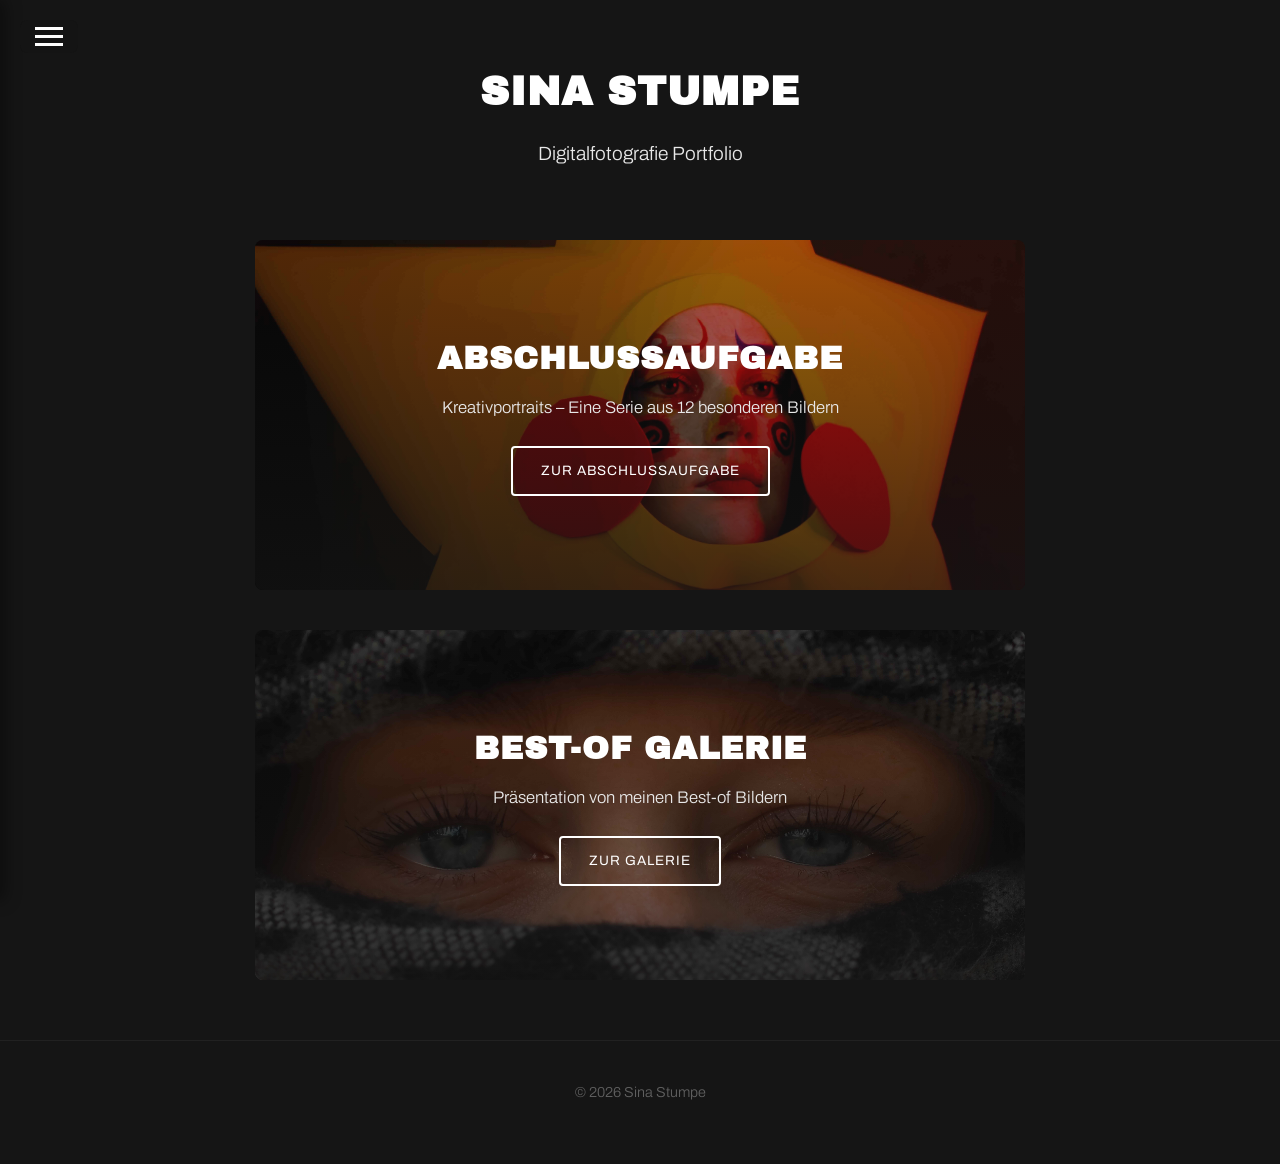
<file: index.html>
<!DOCTYPE html>
<html lang="de">

<head>
    <meta charset="UTF-8">
    <meta name="viewport" content="width=device-width, initial-scale=1.0">
    <title>Sina Stumpe - Fotografie Portfolio</title>
    <link rel="stylesheet" href="style.css">
</head>

<body id="home-page">

    <header>
        <div class="menu-container">
            <input type="checkbox" id="nav-toggle" class="nav-toggle">
    
            <label for="nav-toggle" class="nav-toggle-label">
                <span></span>
            </label>
    
            <nav class="side-nav">
                <a href="index.html" class="active">Home</a>
                <a href="clown-portraits.html">Kreativportraits</a>
                <a href="archiv-galerie.html">Best-of Galerie</a>
            </nav>
        </div>
    
        <h1>Sina Stumpe</h1>
        <p class="subtitle">Digitalfotografie Portfolio</p>
    </header>

    <main class="home-container">
        <a href="clown-portraits.html" class="hero-link-block task-block">
            <div class="hero-overlay"></div>
            <div class="hero-content">
                <h2>Abschlussaufgabe</h2>
                <p>Kreativportraits – Eine Serie aus 12 besonderen Bildern</p>
                <span class="fake-btn">Zur Abschlussaufgabe</span>
            </div>
        </a>
    
        <a href="archiv-galerie.html" class="hero-link-block archive-block">
            <div class="hero-overlay"></div>
            <div class="hero-content">
                <h2>Best-of Galerie</h2>
                <p>Präsentation von meinen Best-of Bildern</p>
                <span class="fake-btn">Zur Galerie</span>
            </div>
        </a>
    </main>

    <footer>
        <p>&copy; 2026 Sina Stumpe</p>
    </footer>

</body>

</html>
</file>
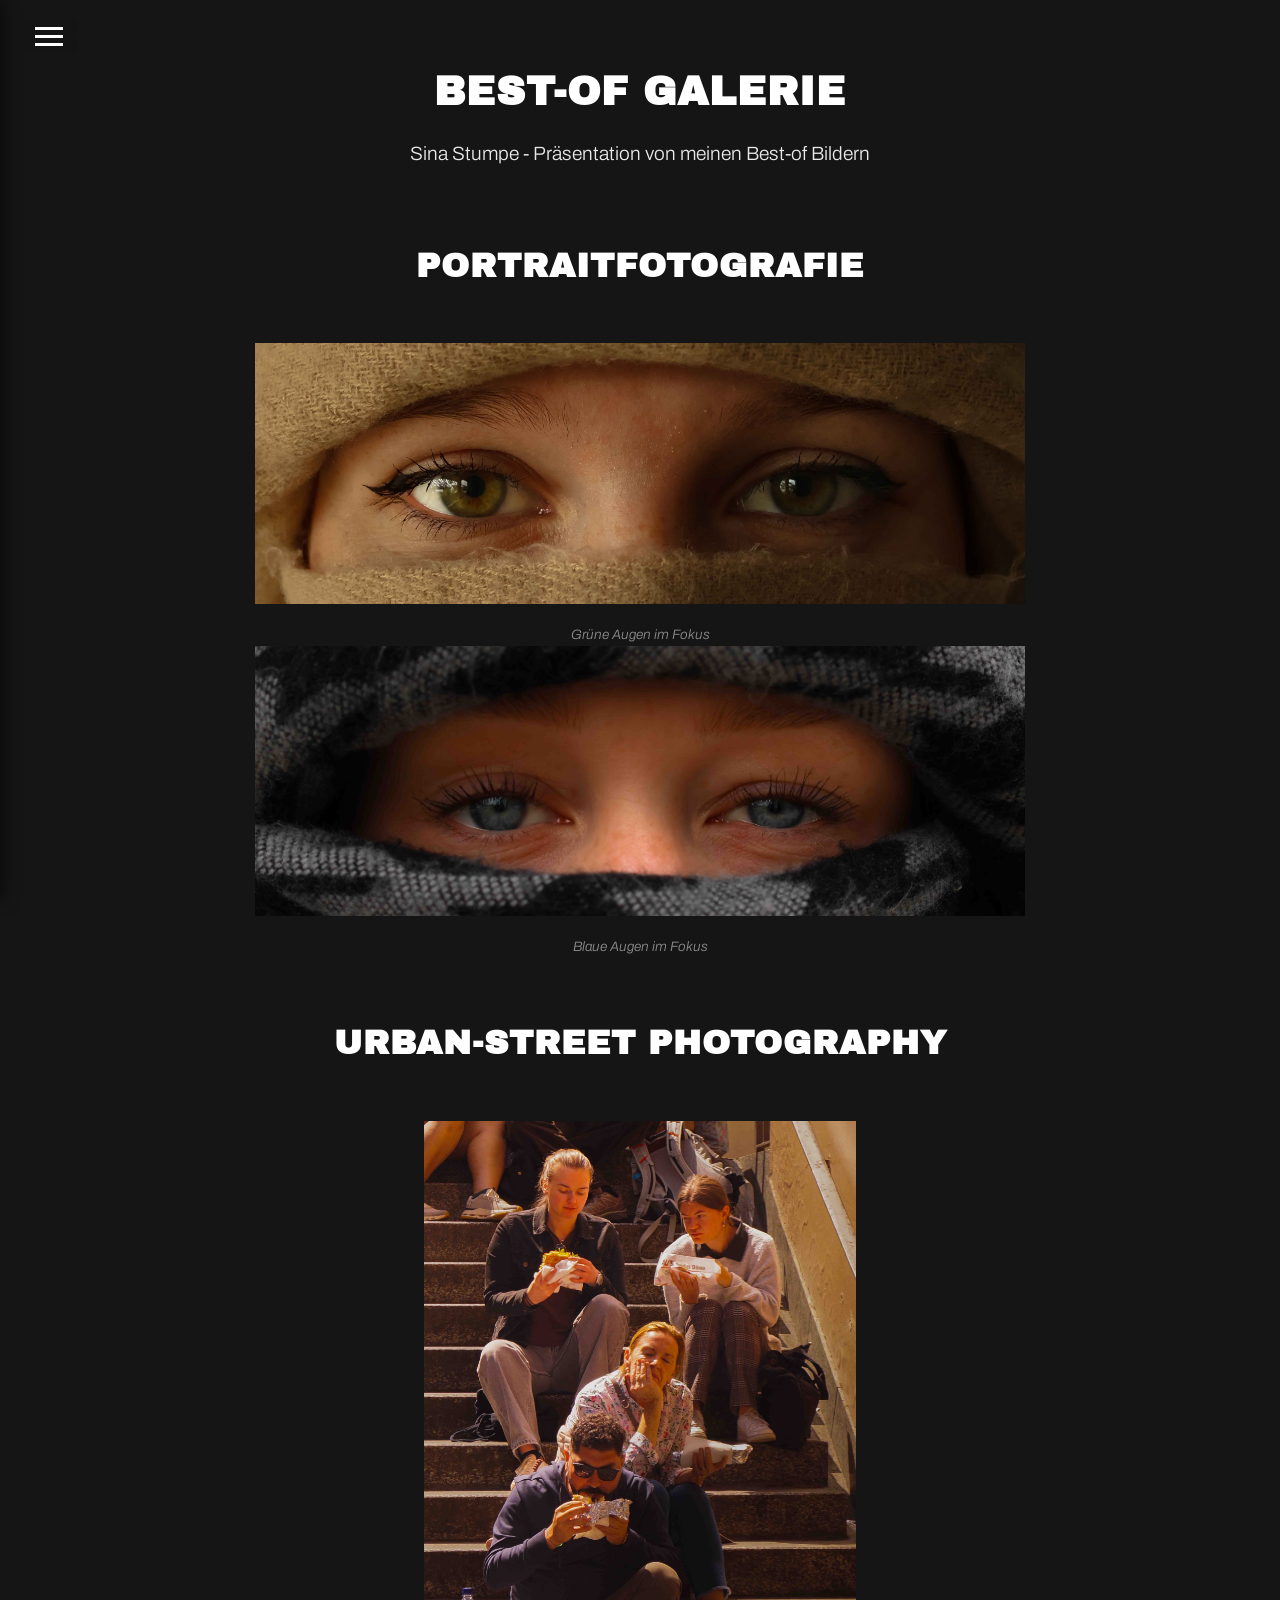
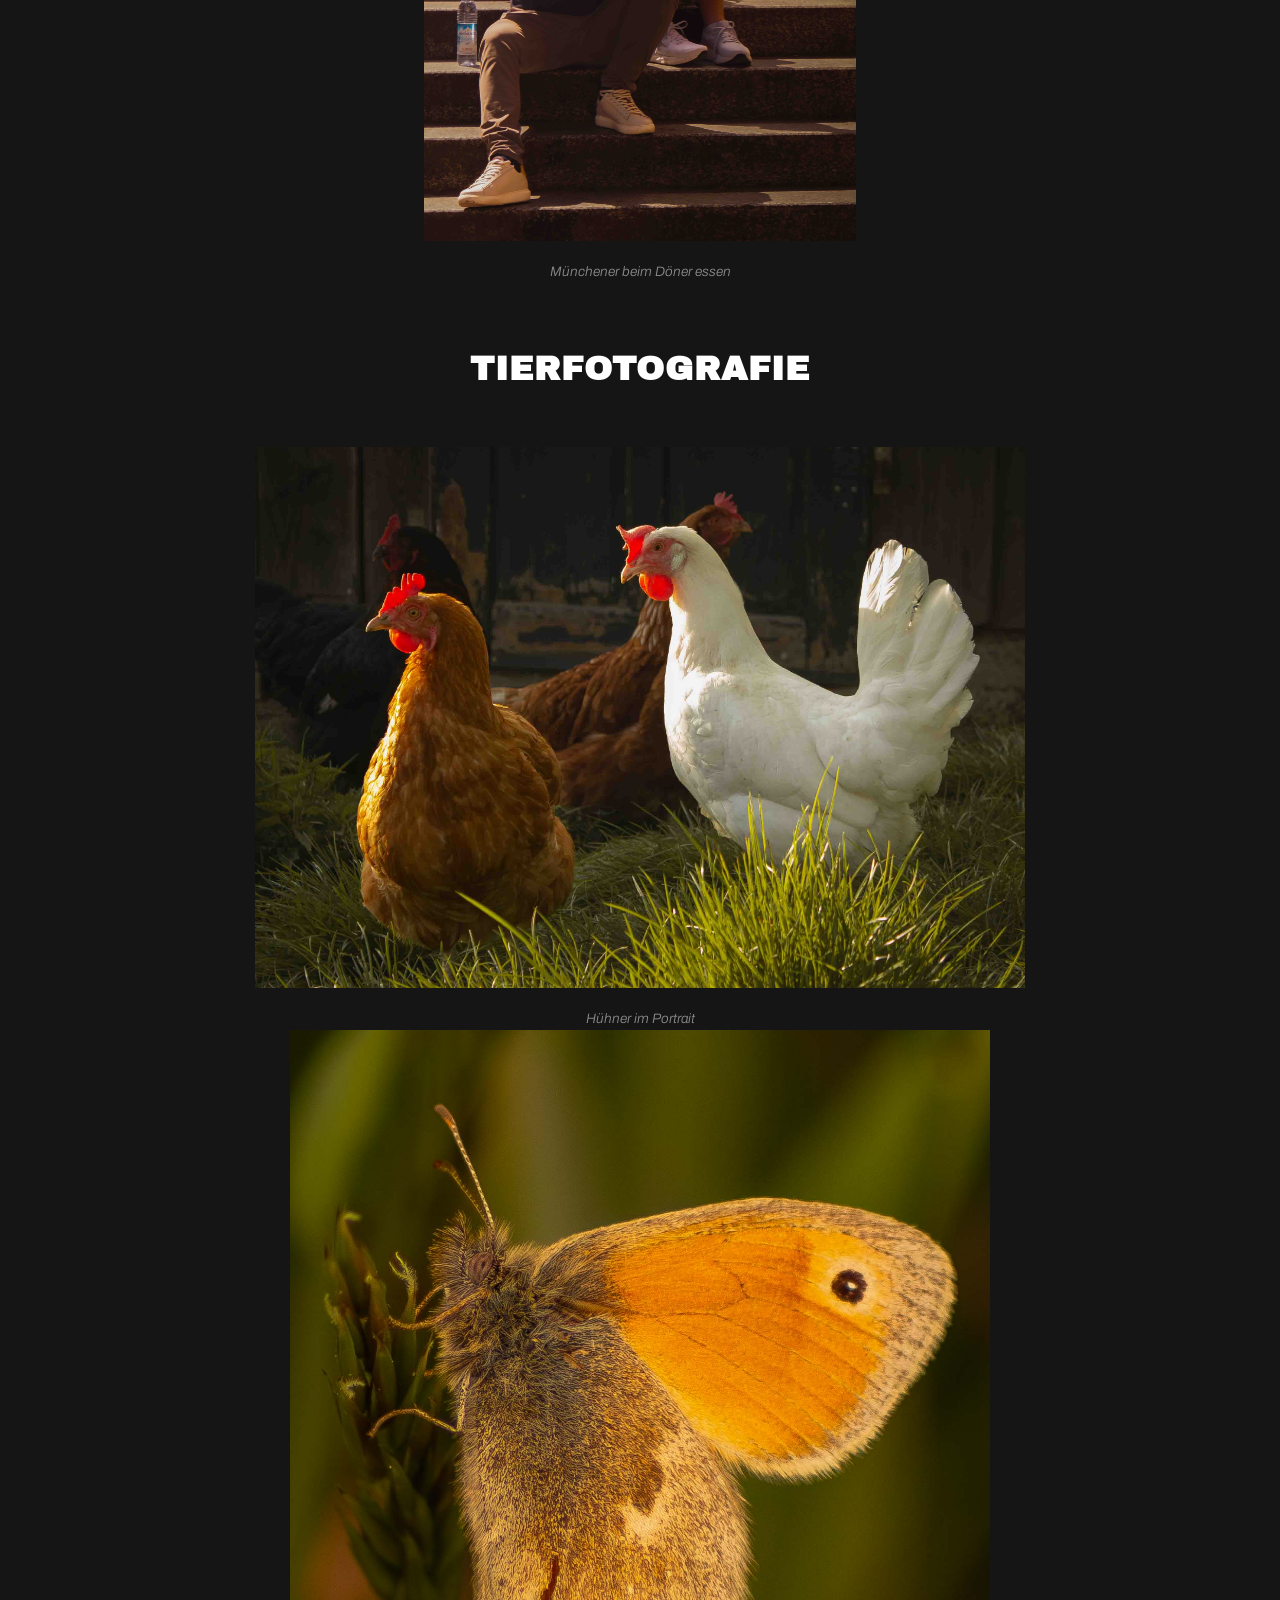
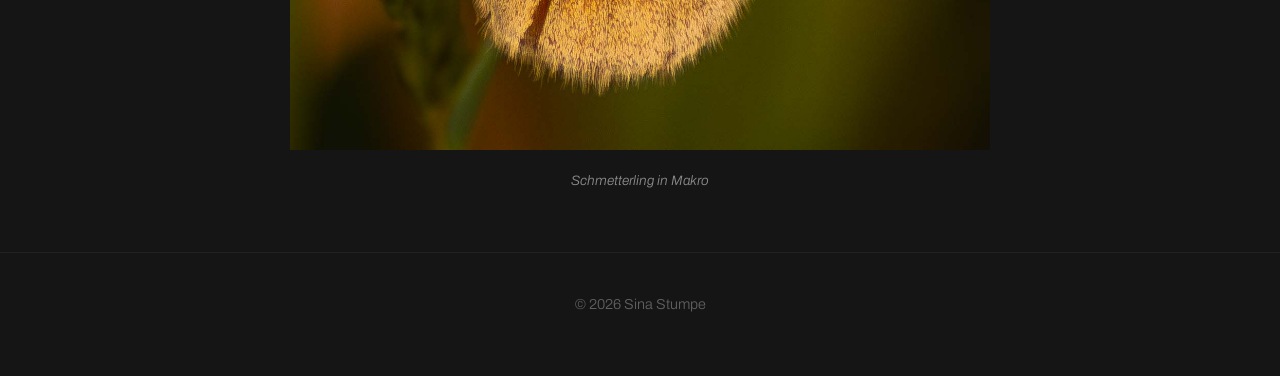
<file: archiv-galerie.html>
<!DOCTYPE html>
<html lang="de">

<head>
    <meta charset="UTF-8">
    <meta name="viewport" content="width=device-width, initial-scale=1.0">
    <title>Archiv Galerie - Sina Stumpe</title>
    <link rel="stylesheet" href="style.css">
</head>

<body id="retro-page">

    <header>
        <div class="menu-container">
            <input type="checkbox" id="nav-toggle" class="nav-toggle">

            <label for="nav-toggle" class="nav-toggle-label">
                <span></span>
            </label>

            <nav class="side-nav">
                <a href="index.html">Home</a>
                <a href="clown-portraits.html">Kreativportraits</a>
                <a href="archiv-galerie.html" class="active">Best-of Galerie</a>
            </nav>
        </div>

        <h1>Best-of Galerie</h1>
        <p class="subtitle">Sina Stumpe - Präsentation von meinen Best-of Bildern</p>
    </header>

    <main class="gallery-page">

            <!-- BLOCK 2: PORTRAITFOTOGRAFIE -->
            <section class="photo-block">
                <div class="block-description">
                    <h3>Portraitfotografie</h3>
                </div>
            
                <div class="grid-3">
                    <div class="photo-item">
                        <a href="#img14">
                            <img src="img/JuleAugen.jpg" alt="Archiv Bild 2">
                        </a>
                        <p class="img-caption">Grüne Augen im Fokus</p>
            
                        <div class="lightbox" id="img14">
                            <a href="#_" class="lightbox-close"></a>
                            <div class="lightbox-content">
                                <img src="img/JuleAugen.jpg" alt="Archiv Bild 2 Groß">
                                <p class="lightbox-caption">Portraitfotografie - Grüne Augen im Fokus.</p>
                            </div>
                        </div>
                    </div>
            
                    <div class="photo-item">
                        <a href="#img15">
                            <img src="img/LisaAugen.jpg" alt="Archiv Bild 3">
                        </a>
                        <p class="img-caption">Blaue Augen im Fokus</p>
            
                        <div class="lightbox" id="img15">
                            <a href="#_" class="lightbox-close"></a>
                            <div class="lightbox-content">
                                <img src="img/LisaAugen.jpg" alt="Archiv Bild 3 Groß">
                                <p class="lightbox-caption">Portraitfotografie - Blaue Augen im Fokus.</p>
                            </div>
                        </div>
                    </div>
                </div>
            </section>

        <!-- BLOCK 1: URBAN-STREET PHOTOGRAPHY -->
        <section class="photo-block">
            <div class="block-description">
                <h3>Urban-Street Photography</h3>
            </div>

            <div class="grid-3">
                <div class="photo-item">
                    <a href="#img13">
                        <img src="img/Doener.jpg" alt="Archiv Bild 1">
                    </a>
                    <p class="img-caption">Münchener beim Döner essen</p>

                    <div class="lightbox" id="img13">
                        <a href="#_" class="lightbox-close"></a>
                        <div class="lightbox-content">
                            <img src="img/Doener.jpg" alt="Archiv Bild 1 Groß">
                            <p class="lightbox-caption">Urban-Street Photography - Münchener beim Döner essen.</p>
                        </div>
                    </div>
                </div>
            </div>
        </section>


        <!-- BLOCK 3: TIERFOTOGRAFIE -->
        <section class="photo-block">
            <div class="block-description">
                <h3>Tierfotografie</h3>            
            </div>

            <div class="grid-3">
                <div class="photo-item">
                    <a href="#img16">
                        <img src="img/Chicken.jpg" alt="Archiv Bild 4">
                    </a>
                    <p class="img-caption">Hühner im Portrait</p>

                    <div class="lightbox" id="img16">
                        <a href="#_" class="lightbox-close"></a>
                        <div class="lightbox-content">
                            <img src="img/Chicken.jpg" alt="Archiv Bild 4 Groß">
                            <p class="lightbox-caption">Tierfotografie - Hühner.</p>
                        </div>
                    </div>
                </div>

                <div class="photo-item">
                    <a href="#img17">
                        <img src="img/Schmetterling.jpg" alt="Archiv Bild 5">
                    </a>
                    <p class="img-caption">Schmetterling in Makro</p>

                    <div class="lightbox" id="img17">
                        <a href="#_" class="lightbox-close"></a>
                        <div class="lightbox-content">
                            <img src="img/Schmetterling.jpg" alt="Archiv Bild 5 Groß">
                            <p class="lightbox-caption">Tierfotografie - Schmetterling in Makro.</p>
                        </div>
                    </div>
                </div>
            </div>
        </section>

    </main>

    <footer>
        <p>&copy; 2026 Sina Stumpe</p>
    </footer>

</body>

</html>
</file>
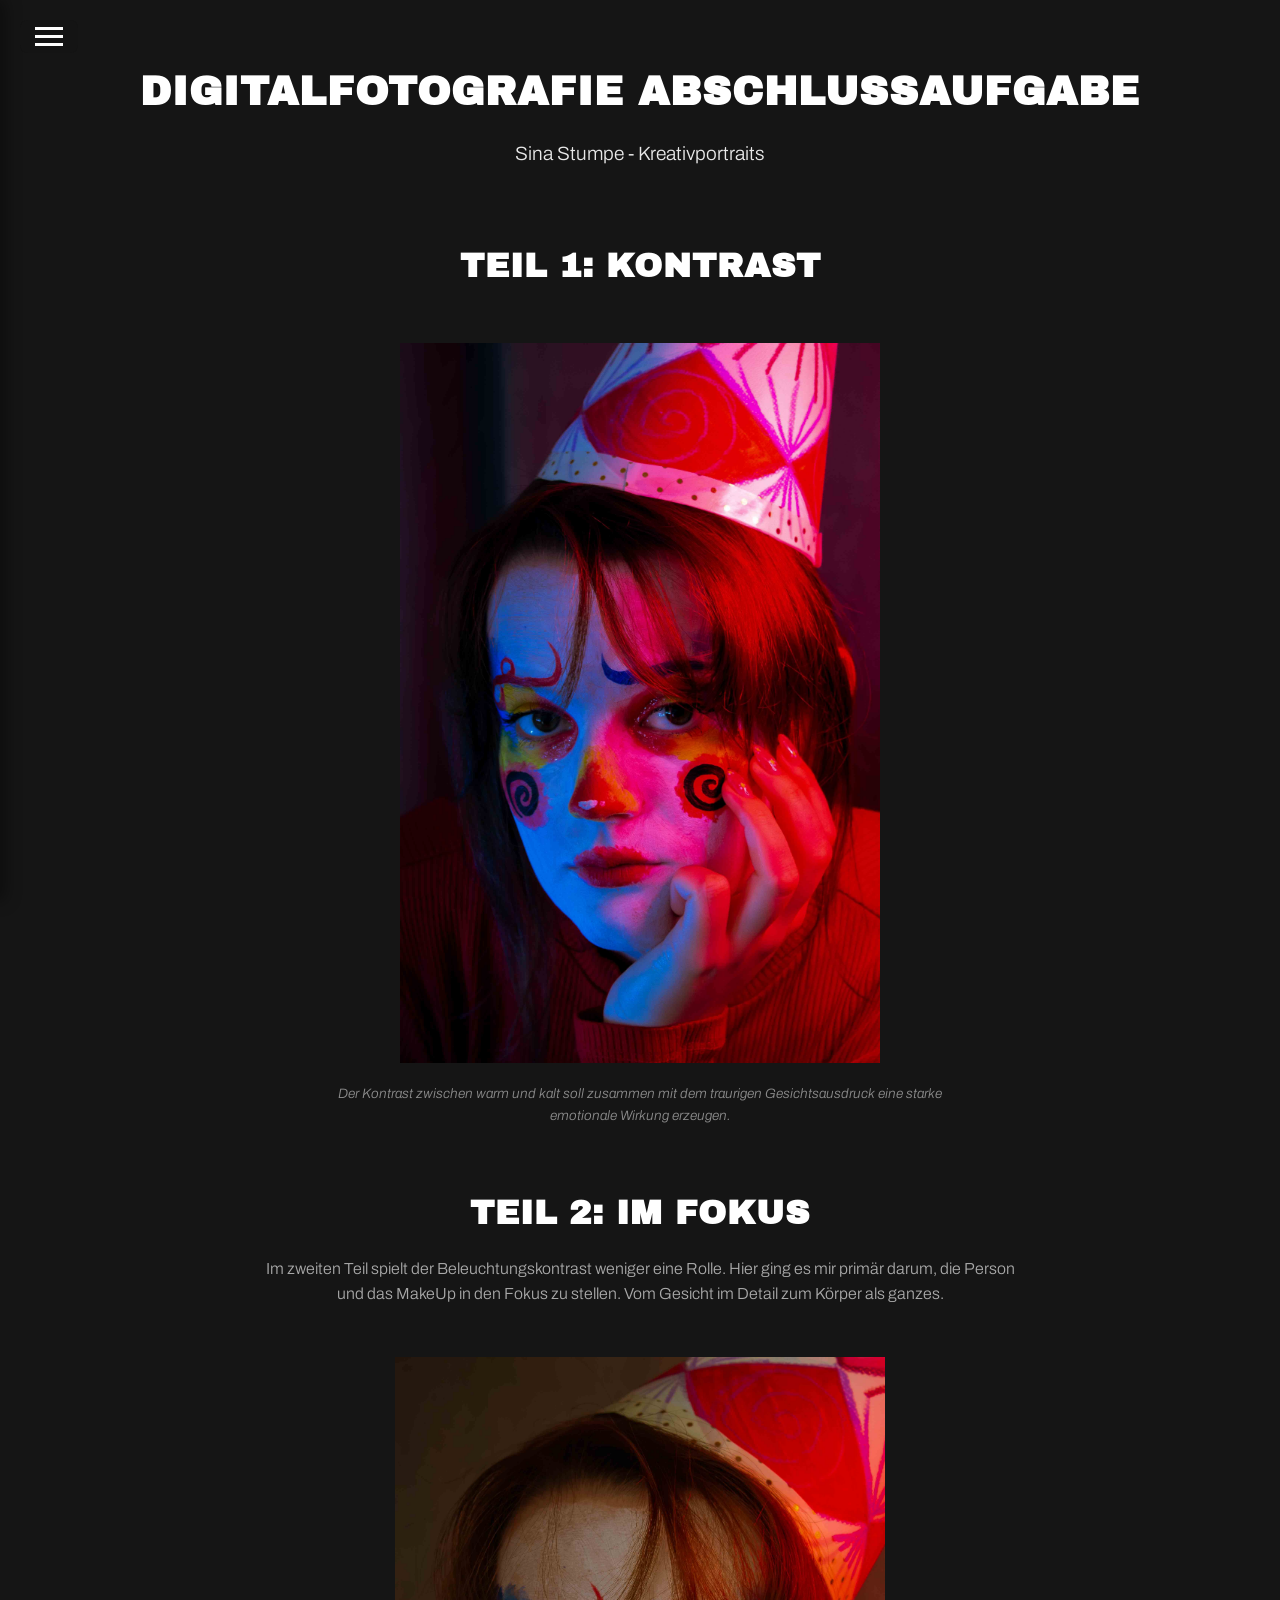
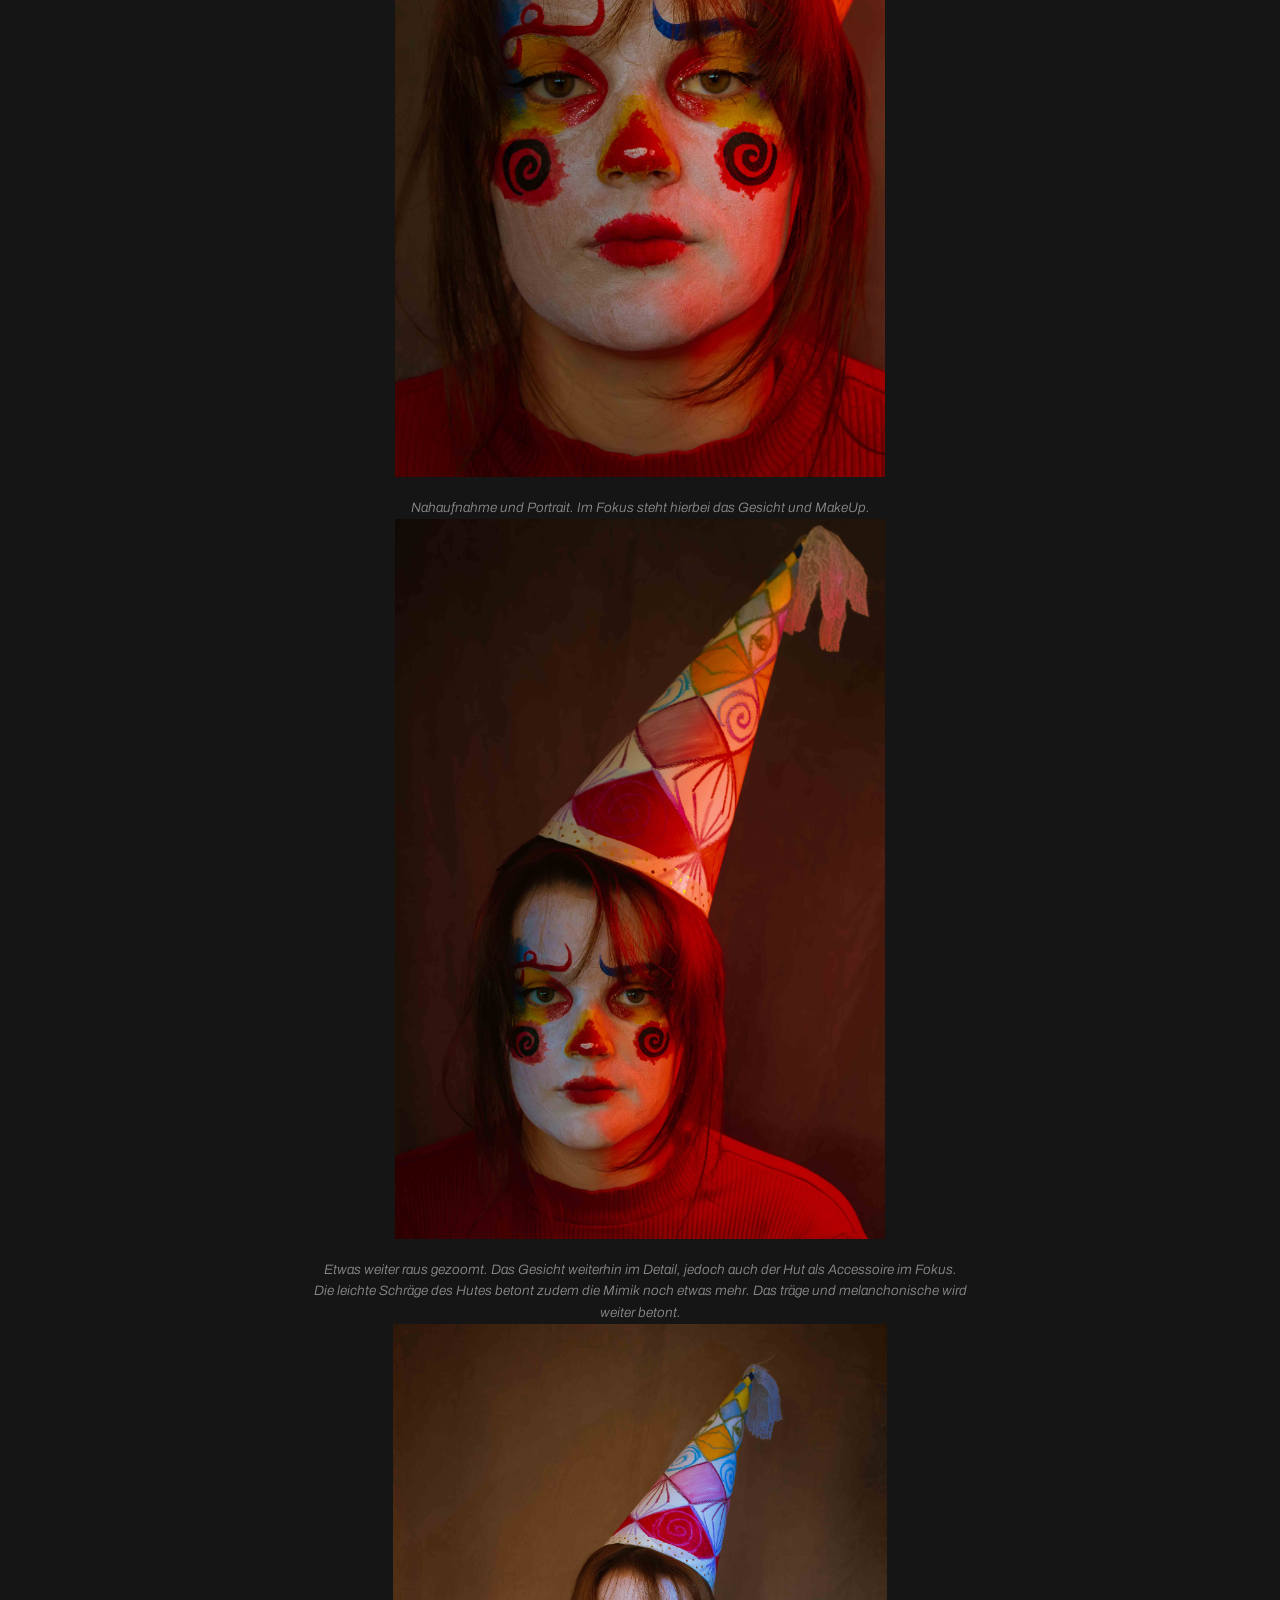
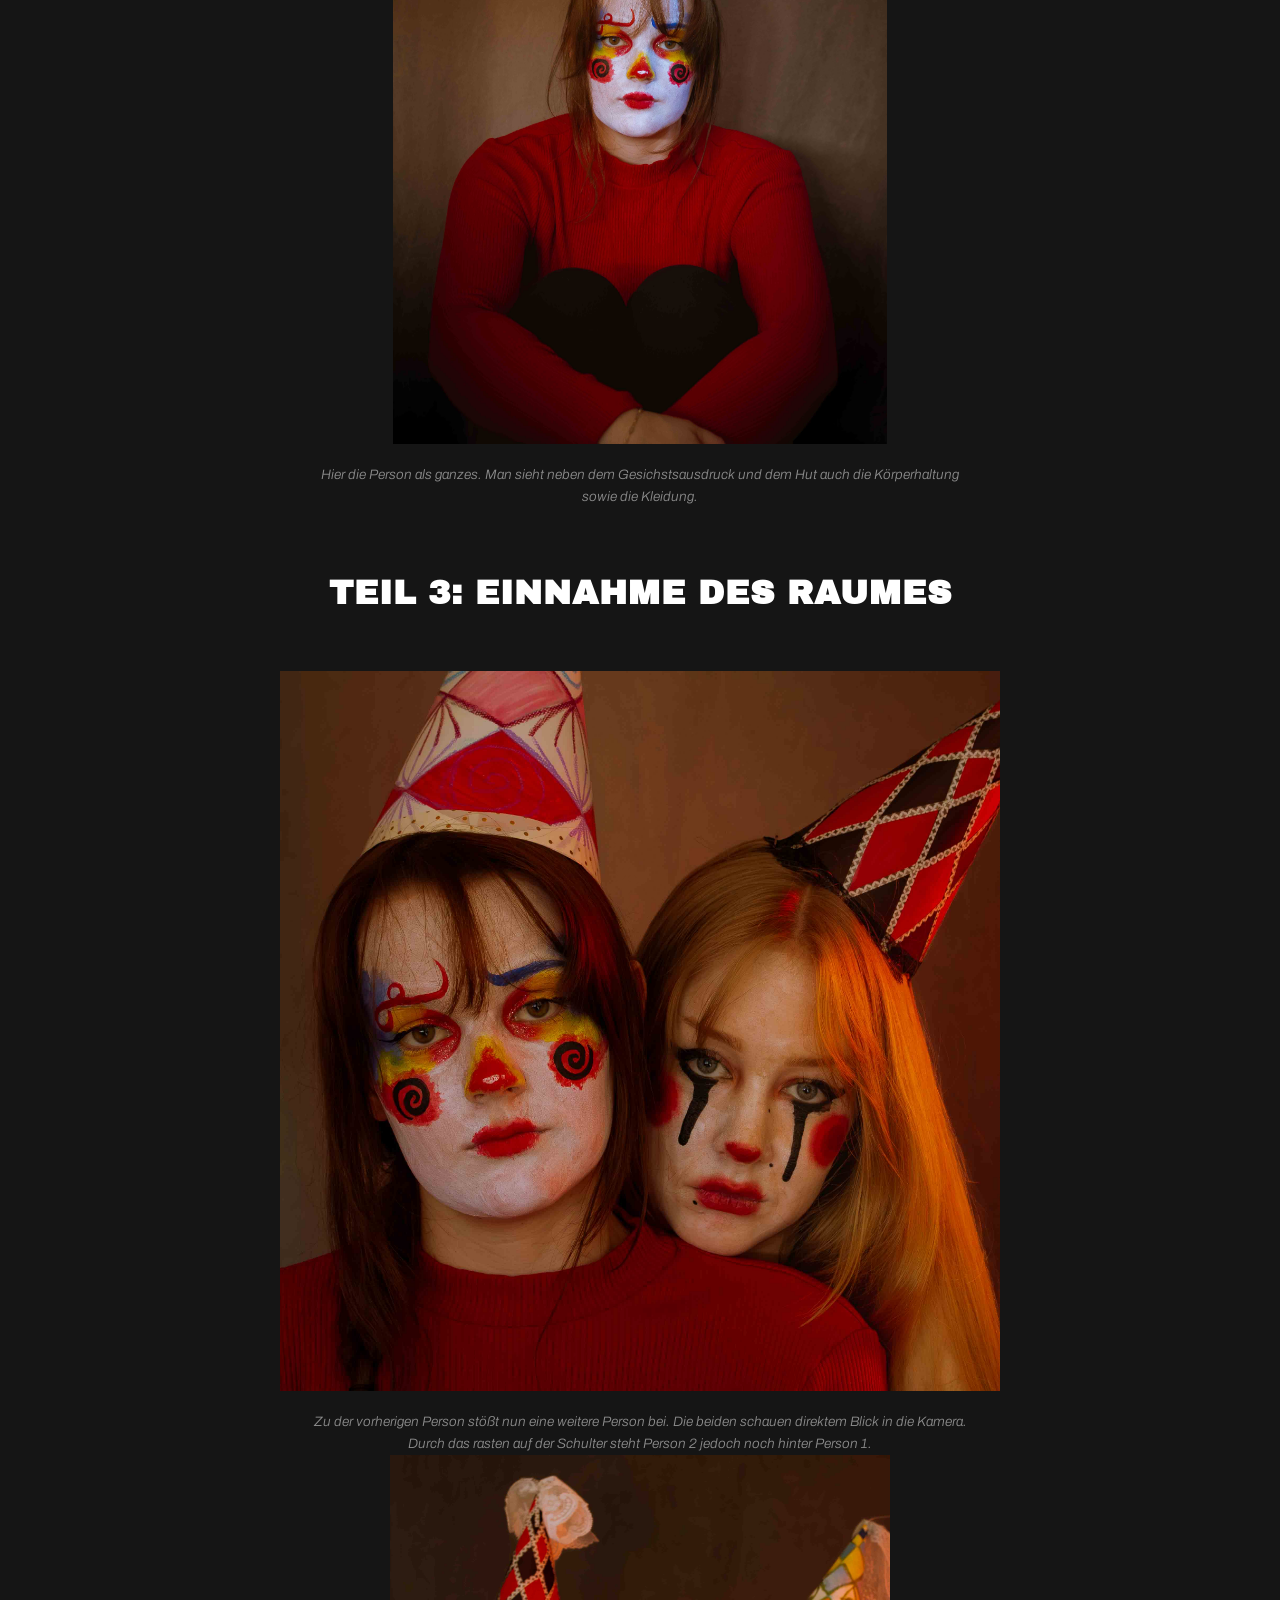
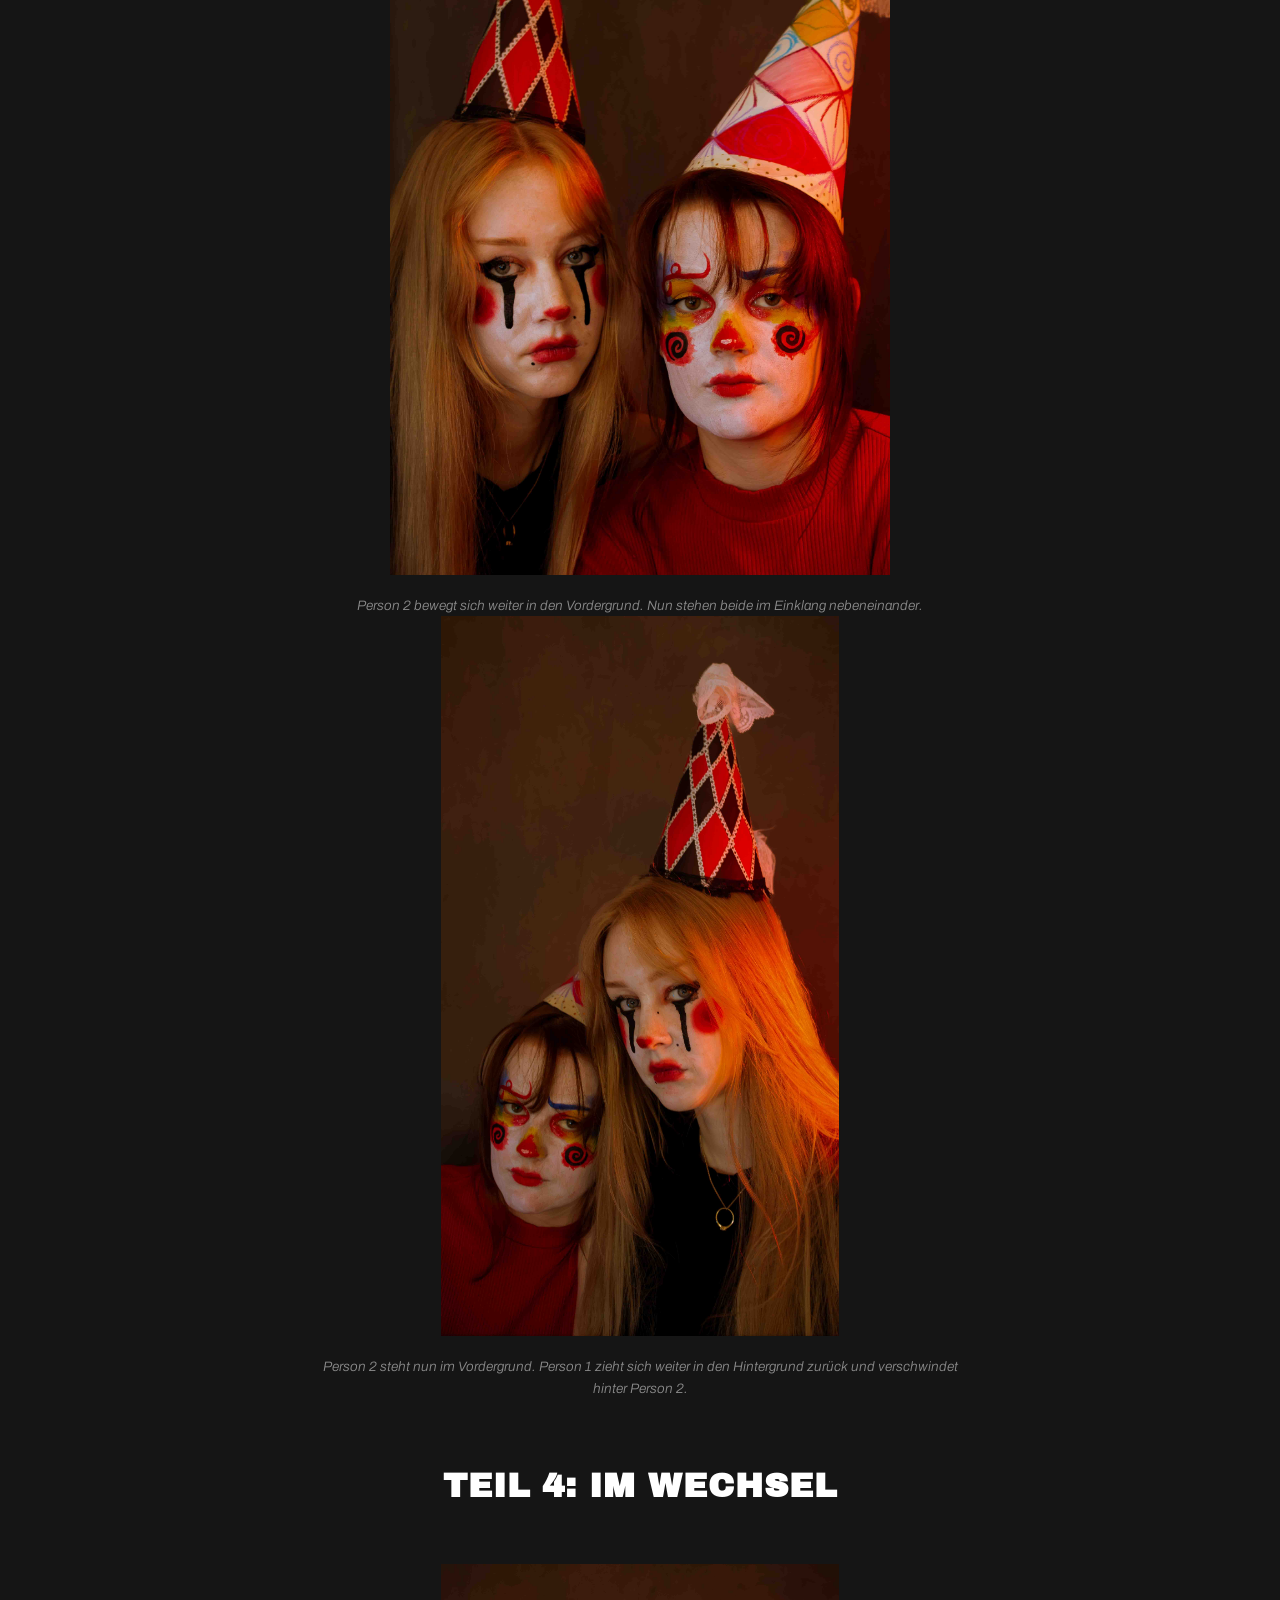
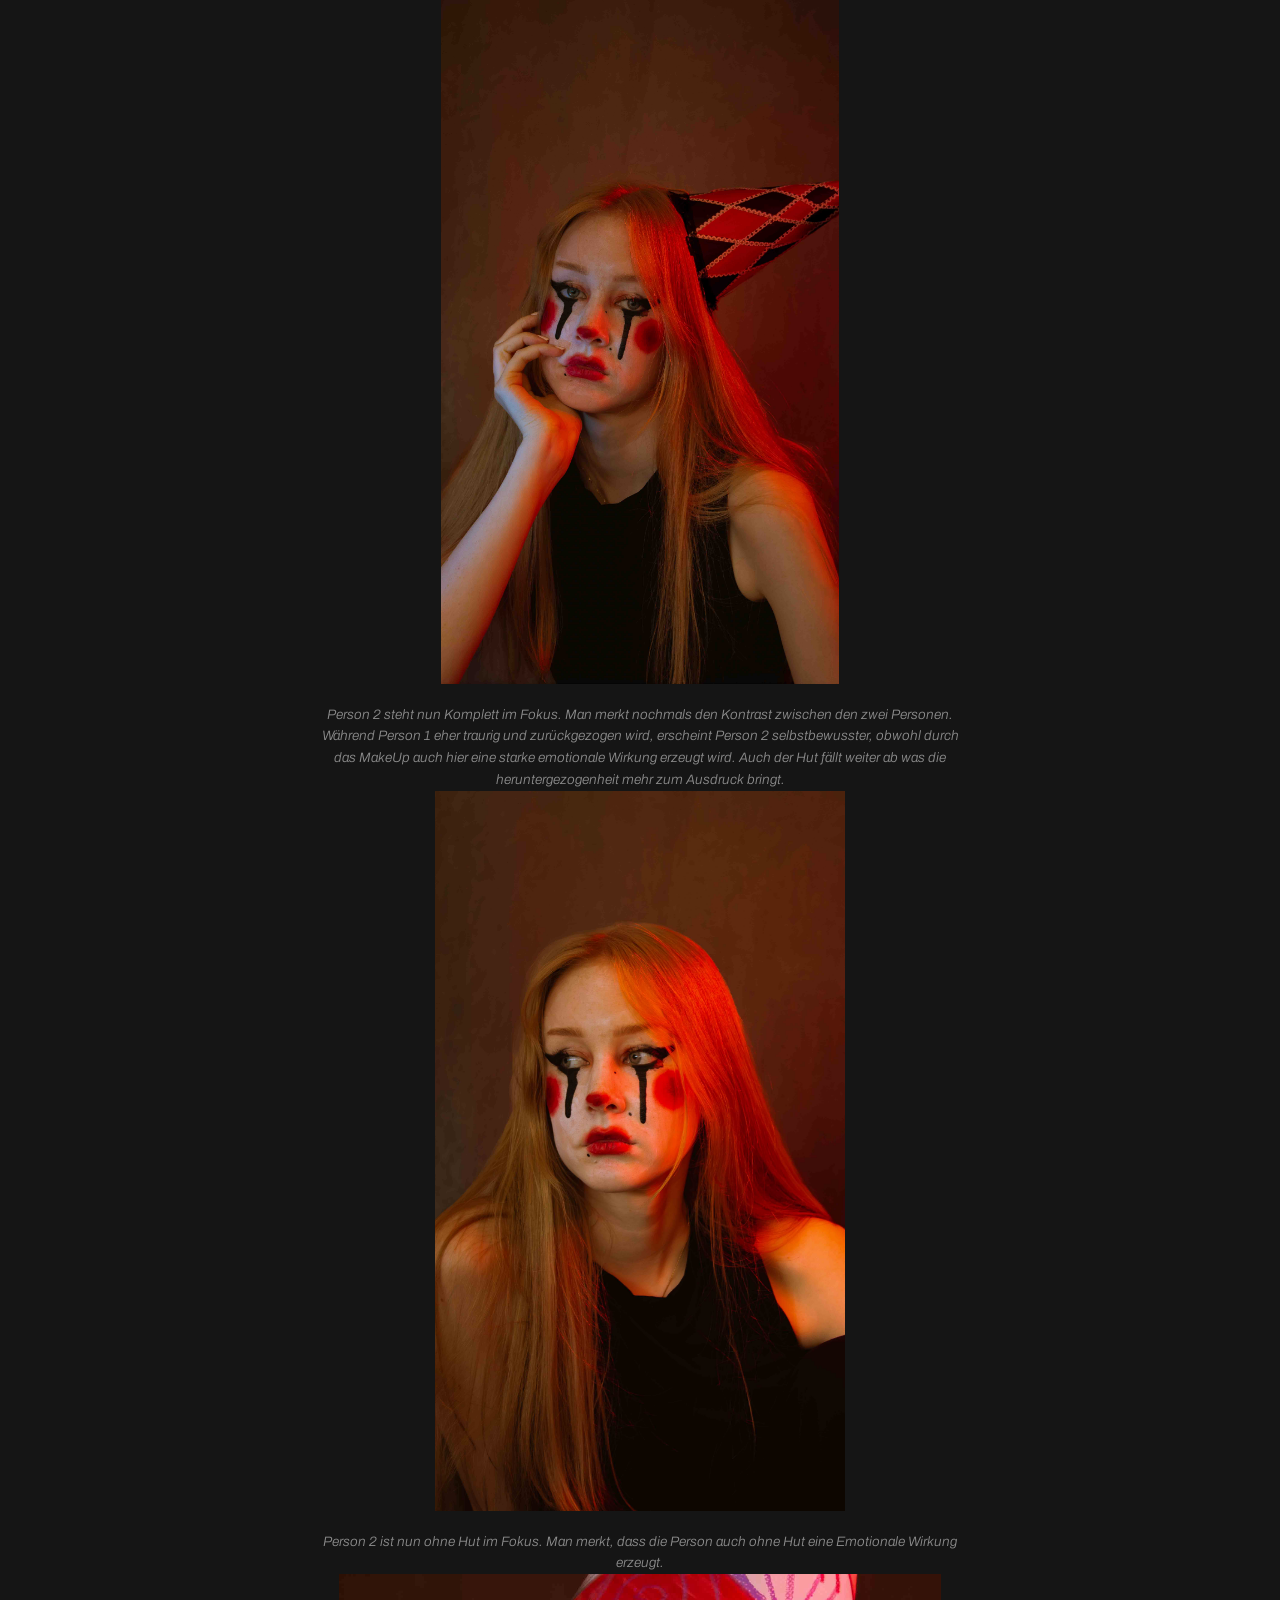
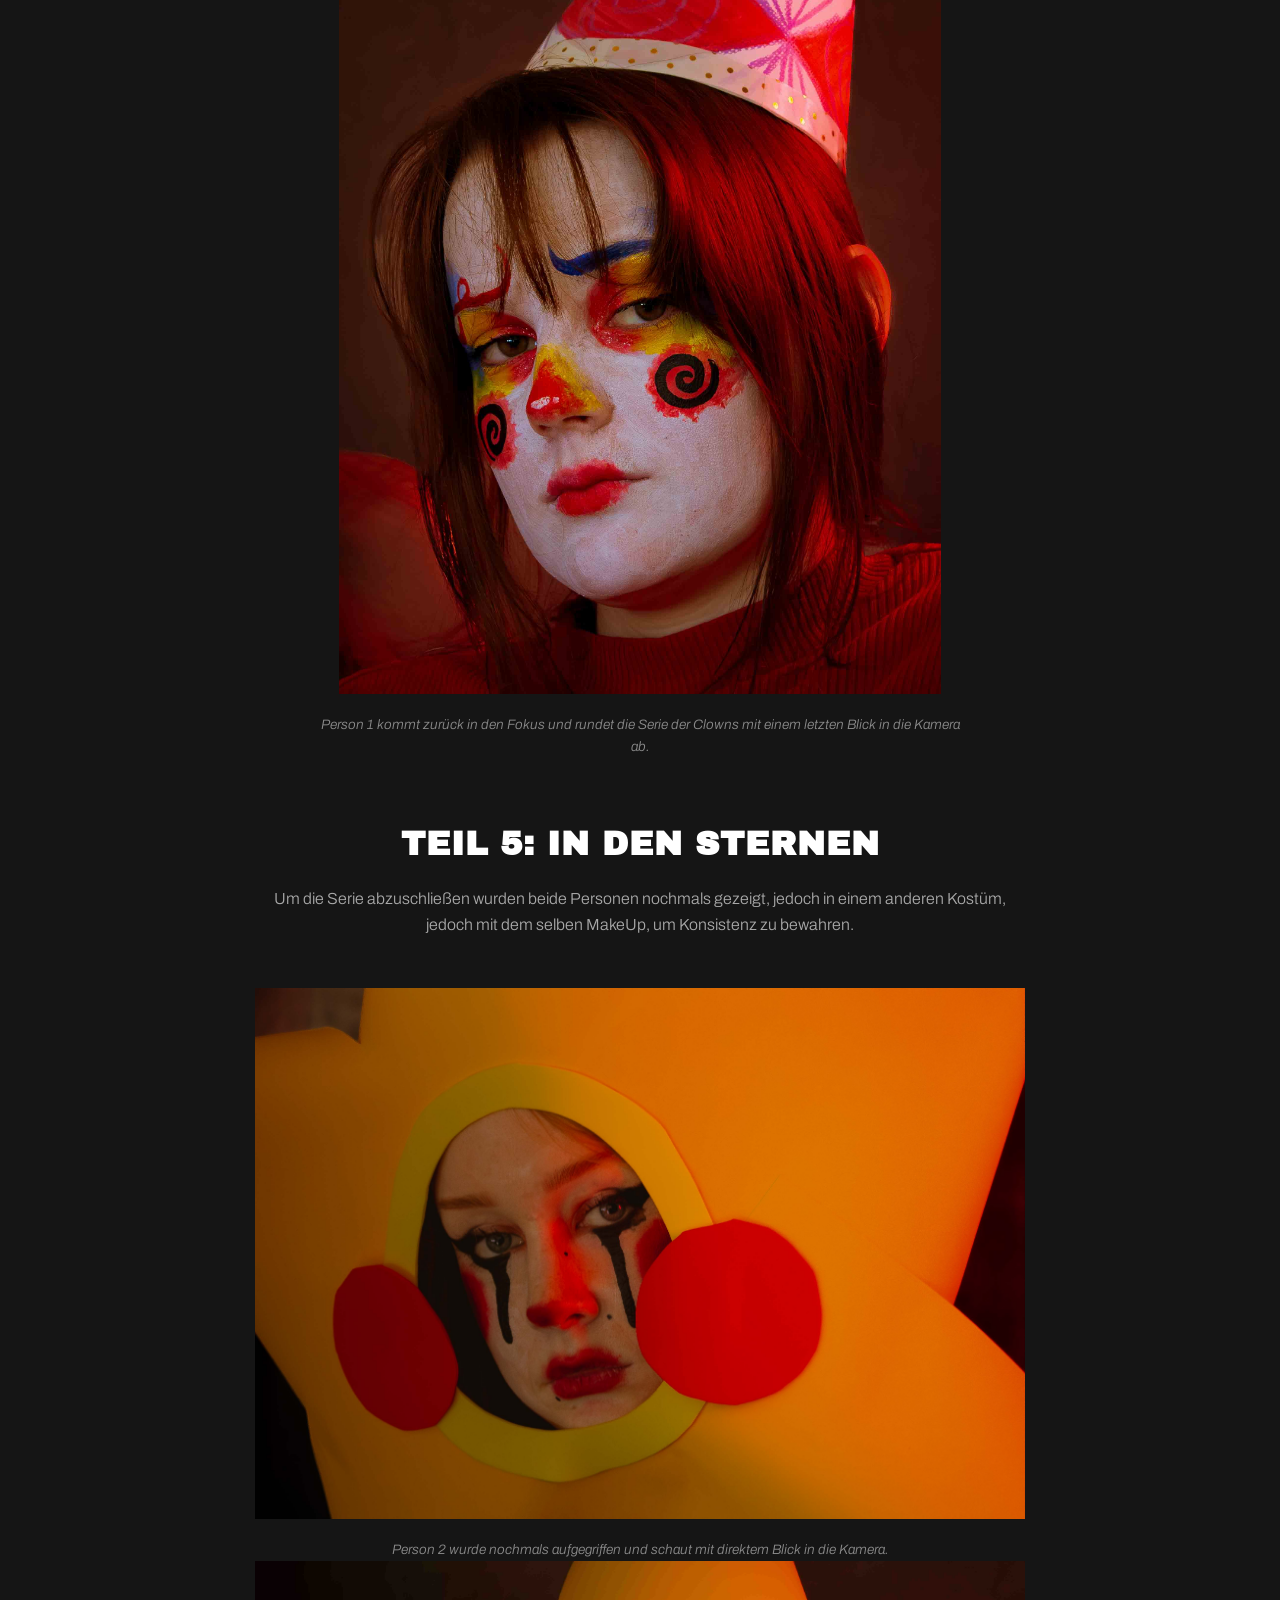
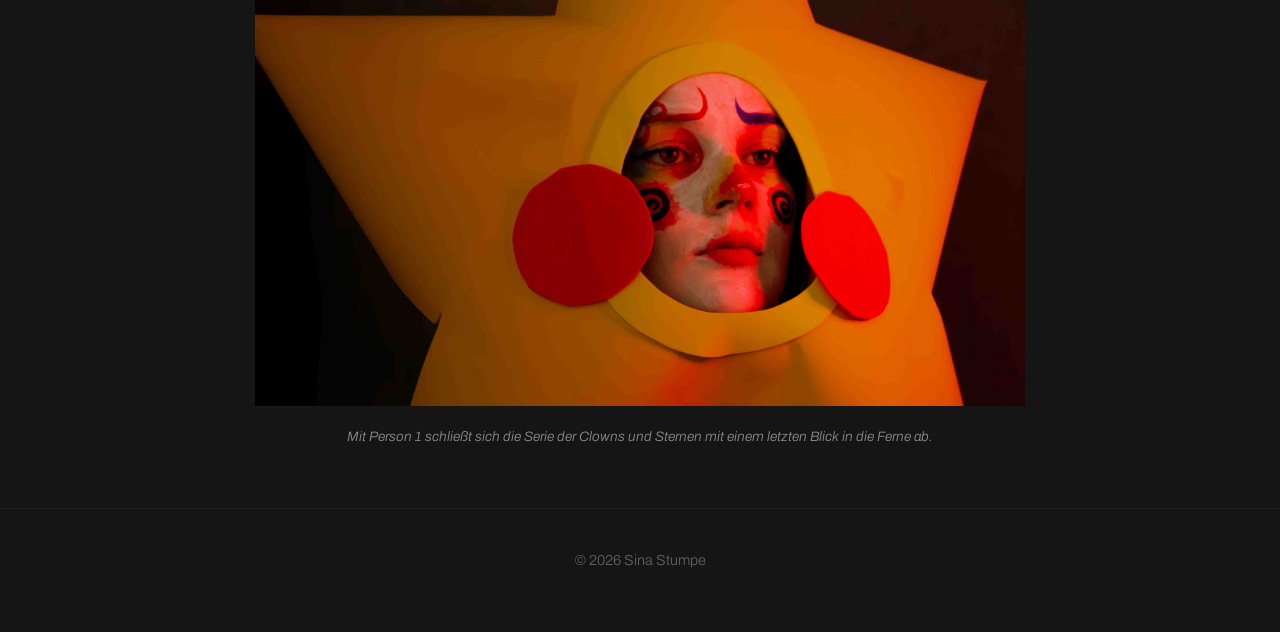
<file: clown-portraits.html>
<!DOCTYPE html>
<html lang="de">

<head>
    <meta charset="UTF-8">
    <meta name="viewport" content="width=device-width, initial-scale=1.0">
    <title>Kreativ(clown-)portraits - Sina Stumpe</title>
    <link rel="stylesheet" href="style.css">
</head>

<body id="clown-page">

    <header>
        <div class="menu-container">
            <input type="checkbox" id="nav-toggle" class="nav-toggle">

            <label for="nav-toggle" class="nav-toggle-label">
                <span></span>
            </label>

            <nav class="side-nav">
                <a href="index.html">Home</a>
                <a href="clown-portraits.html" class="active">Kreativportraits</a>
                <a href="archiv-galerie.html">Best-of Galerie</a>
            </nav>
        </div>

        <h1>Digitalfotografie Abschlussaufgabe</h1>
        <p class="subtitle">Sina Stumpe - Kreativportraits</p>
    </header>

    <main class="gallery-page">

        <section class="photo-block">
            <div class="block-description">
                <h3>Teil 1: Kontrast</h3>
            </div>

            <div class="grid-3">
                <div class="photo-item">
                    <a href="#img1">
                        <img src="img/Kontrast.jpg" alt="Clown Portrait 1">
                    </a>
                    <p class="img-caption">Der Kontrast zwischen warm und kalt soll zusammen mit dem traurigen
                        Gesichtsausdruck eine starke emotionale Wirkung erzeugen.</p>

                    <div class="lightbox" id="img1">
                        <a href="#_" class="lightbox-close"></a>
                        <div class="lightbox-content">
                            <img src="img/Kontrast.jpg" alt="Clown Portrait 1 Groß">
                            <p class="lightbox-caption">Der Kontrast zwischen warm und kalt soll zusammen mit dem
                                traurigen Gesichtsausdruck eine starke emotionale Wirkung erzeugen.</p>
                        </div>
                    </div>
                </div>
            </div>
        </section>

        <section class="photo-block">
            <div class="block-description">
                <h3>Teil 2: Im Fokus</h3>
                <p>Im zweiten Teil spielt der Beleuchtungskontrast weniger eine Rolle. Hier ging es mir primär darum,
                    die Person und das MakeUp in den Fokus zu stellen. Vom Gesicht im Detail zum Körper als ganzes.</p>
            </div>

            <div class="grid-3">
                <div class="photo-item">
                    <a href="#img2">
                        <img src="img/JuleRot01.jpg" alt="Clown Portrait 2">
                    </a>
                    <p class="img-caption">Nahaufnahme und Portrait. Im Fokus steht hierbei das Gesicht und MakeUp.</p>

                    <div class="lightbox" id="img2">
                        <a href="#_" class="lightbox-close"></a>
                        <div class="lightbox-content">
                            <img src="img/JuleRot01.jpg" alt="Clown Portrait 2 Groß">
                            <p class="lightbox-caption">Nahaufnahme und Portrait. Im Fokus steht hierbei das Gesicht und
                                MakeUp.</p>
                        </div>
                    </div>
                </div>

                <div class="photo-item">
                    <a href="#img3">
                        <img src="img/JuleRot02.jpg" alt="Clown Portrait 3">
                    </a>
                    <p class="img-caption">Etwas weiter raus gezoomt. Das Gesicht weiterhin im Detail, jedoch auch der
                        Hut als Accessoire im Fokus. Die leichte Schräge des Hutes betont zudem die Mimik noch etwas
                        mehr. Das träge und melanchonische wird weiter betont.</p>

                    <div class="lightbox" id="img3">
                        <a href="#_" class="lightbox-close"></a>
                        <div class="lightbox-content">
                            <img src="img/JuleRot02.jpg" alt="Clown Portrait 3 Groß">
                            <p class="lightbox-caption">Etwas weiter raus gezoomt. Das Gesicht weiterhin im Detail,
                                jedoch auch der Hut als Accessoire im Fokus. Die leichte Schräge des Hutes betont zudem
                                die Mimik noch etwas mehr. Das träge und melanchonische wird weiter betont.</p>
                        </div>
                    </div>
                </div>

                <div class="photo-item">
                    <a href="#img4">
                        <img src="img/JuleRot03.jpg" alt="Clown Portrait 4">
                    </a>
                    <p class="img-caption">Hier die Person als ganzes. Man sieht neben dem Gesichstsausdruck und dem Hut
                        auch die Körperhaltung sowie die Kleidung.</p>

                    <div class="lightbox" id="img4">
                        <a href="#_" class="lightbox-close"></a>
                        <div class="lightbox-content">
                            <img src="img/JuleRot03.jpg" alt="Clown Portrait 4 Groß">
                            <p class="lightbox-caption">Hier die Person als ganzes. Man sieht neben dem
                                Gesichstsausdruck und dem Hut auch die Körperhaltung sowie die Kleidung.</p>
                        </div>
                    </div>
                </div>
            </div>
        </section>

        <section class="photo-block">
            <div class="block-description">
                <h3>Teil 3: Einnahme des Raumes</h3>
            </div>

            <div class="grid-3">
                <div class="photo-item">
                    <a href="#img5">
                        <img src="img/Zusammen03.jpg" alt="Clown Portrait 5">
                    </a>
                    <p class="img-caption">Zu der vorherigen Person stößt nun eine weitere Person bei. Die beiden
                        schauen direktem Blick in die Kamera. Durch das rasten auf der Schulter steht Person 2 jedoch
                        noch hinter Person 1.</p>

                    <div class="lightbox" id="img5">
                        <a href="#_" class="lightbox-close"></a>
                        <div class="lightbox-content">
                            <img src="img/Zusammen03.jpg" alt="Clown Portrait 5 Groß">
                            <p class="lightbox-caption">Zu der vorherigen Person stößt nun eine weitere Person bei. Die
                                beiden schauen direktem Blick in die Kamera. Durch das rasten auf der Schulter steht
                                Person 2 jedoch noch hinter Person 1.</p>
                        </div>
                    </div>
                </div>

                <div class="photo-item">
                    <a href="#img6">
                        <img src="img/Zusammen01.jpg" alt="Clown Portrait 6">
                    </a>
                    <p class="img-caption">Person 2 bewegt sich weiter in den Vordergrund. Nun stehen beide im Einklang
                        nebeneinander.</p>

                    <div class="lightbox" id="img6">
                        <a href="#_" class="lightbox-close"></a>
                        <div class="lightbox-content">
                            <img src="img/Zusammen01.jpg" alt="Clown Portrait 6 Groß">
                            <p class="lightbox-caption">Person 2 bewegt sich weiter in den Vordergrund. Nun stehen beide
                                im Einklang nebeneinander.</p>
                        </div>
                    </div>
                </div>

                <div class="photo-item">
                    <a href="#img7">
                        <img src="img/Zusammen02.jpg" alt="Clown Portrait 7">
                    </a>
                    <p class="img-caption">Person 2 steht nun im Vordergrund. Person 1 zieht sich weiter in den
                        Hintergrund zurück und verschwindet hinter Person 2.</p>

                    <div class="lightbox" id="img7">
                        <a href="#_" class="lightbox-close"></a>
                        <div class="lightbox-content">
                            <img src="img/Zusammen02.jpg" alt="Clown Portrait 7 Groß">
                            <p class="lightbox-caption">Person 2 steht nun im Vordergrund. Person 1 zieht sich weiter in
                                den Hintergrund zurück und verschwindet hinter Person 2.</p>
                        </div>
                    </div>
                </div>
            </div>
        </section>

        <section class="photo-block">
            <div class="block-description">
                <h3>Teil 4: Im Wechsel</h3>
            </div>

            <div class="grid-3">
                <div class="photo-item">
                    <a href="#img8">
                        <img src="img/Easy02.jpg" alt="Clown Portrait 8">
                    </a>
                    <p class="img-caption">Person 2 steht nun Komplett im Fokus. Man merkt nochmals den Kontrast
                        zwischen den zwei Personen. Während Person 1 eher traurig und zurückgezogen wird, erscheint
                        Person 2 selbstbewusster, obwohl durch das MakeUp auch hier eine starke emotionale Wirkung
                        erzeugt wird. Auch der Hut fällt weiter ab was die heruntergezogenheit mehr zum Ausdruck bringt.
                    </p>

                    <div class="lightbox" id="img8">
                        <a href="#_" class="lightbox-close"></a>
                        <div class="lightbox-content">
                            <img src="img/Easy02.jpg" alt="Clown Portrait 8 Groß">
                            <p class="lightbox-caption">Person 2 steht nun Komplett im Fokus. Man merkt nochmals den
                                Kontrast zwischen den zwei Personen. Während Person 1 eher traurig und zurückgezogen
                                wird, erscheint Person 2 selbstbewusster, obwohl durch das MakeUp auch hier eine starke
                                emotionale Wirkung erzeugt wird. Auch der Hut fällt weiter ab was die
                                heruntergezogenheit mehr zum Ausdruck bringt.</p>
                        </div>
                    </div>
                </div>

                <div class="photo-item">
                    <a href="#img9">
                        <img src="img/Easy01.jpg" alt="Clown Portrait 9">
                    </a>
                    <p class="img-caption">Person 2 ist nun ohne Hut im Fokus. Man merkt, dass die Person auch ohne Hut
                        eine Emotionale Wirkung erzeugt.</p>

                    <div class="lightbox" id="img9">
                        <a href="#_" class="lightbox-close"></a>
                        <div class="lightbox-content">
                            <img src="img/Easy01.jpg" alt="Clown Portrait 9 Groß">
                            <p class="lightbox-caption">Person 2 ist nun ohne Hut im Fokus. Man merkt, dass die Person
                                auch ohne Hut eine Emotionale Wirkung erzeugt.</p>
                        </div>
                    </div>
                </div>

                <div class="photo-item">
                    <a href="#img10">
                        <img src="img/Easy03.jpg" alt="Clown Portrait 10">
                    </a>
                    <p class="img-caption">Person 1 kommt zurück in den Fokus und rundet die Serie der Clowns mit einem
                        letzten Blick in die Kamera ab.</p>

                    <div class="lightbox" id="img10">
                        <a href="#_" class="lightbox-close"></a>
                        <div class="lightbox-content">
                            <img src="img/Easy03.jpg" alt="Clown Portrait 10 Groß">
                            <p class="lightbox-caption">Person 1 kommt zurück in den Fokus und rundet die Serie der
                                Clowns mit einem letzten Blick in die Kamera ab.</p>
                        </div>
                    </div>
                </div>
            </div>
        </section>

        <section class="photo-block">
            <div class="block-description">
                <h3>Teil 5: In den Sternen</h3>
                <p class="caption">Um die Serie abzuschließen wurden beide Personen nochmals gezeigt, jedoch in einem
                    anderen Kostüm, jedoch mit dem selben MakeUp, um Konsistenz zu bewahren.</p>
            </div>

            <div class="grid-3">
                <div class="photo-item">
                    <a href="#img11">
                        <img src="img/Stern02.jpg" alt="Clown Portrait 11">
                    </a>
                    <p class="img-caption">Person 2 wurde nochmals aufgegriffen und schaut mit direktem Blick in die
                        Kamera.</p>

                    <div class="lightbox" id="img11">
                        <a href="#_" class="lightbox-close"></a>
                        <div class="lightbox-content">
                            <img src="img/Stern02.jpg" alt="Clown Portrait 11 Groß">
                            <p class="lightbox-caption">Person 2 wurde nochmals aufgegriffen und schaut mit direktem
                                Blick in die Kamera.</p>
                        </div>
                    </div>
                </div>

                <div class="photo-item">
                    <a href="#img12">
                        <img src="img/Stern01.jpg" alt="Clown Portrait 12">
                    </a>
                    <p class="img-caption">Mit Person 1 schließt sich die Serie der Clowns und Sternen mit einem letzten
                        Blick in die Ferne ab.</p>

                    <div class="lightbox" id="img12">
                        <a href="#_" class="lightbox-close"></a>
                        <div class="lightbox-content">
                            <img src="img/Stern01.jpg" alt="Clown Portrait 12 Groß">
                            <p class="lightbox-caption">Mit Person 1 schließt sich die Serie der Clowns und Sternen mit
                                einem letzten Blick in die Ferne ab.</p>
                        </div>
                    </div>
                </div>
            </div>
        </section>

    </main>

    <footer>
        <p>&copy; 2026 Sina Stumpe</p>
    </footer>

</body>

</html>
</file>
<file: style.css>
/* ==========================================================================
   1. GOOGLE FONTS IMPORT
   ========================================================================== */
@import url('https://fonts.googleapis.com/css2?family=Archivo+Black&family=Archivo:wght@300;400;600;700&display=swap');

/* ==========================================================================
   2. REBOOT & BASE STYLES
   ========================================================================== */
* {
    box-sizing: border-box;
    margin: 0;
    padding: 0;
}

body {
    font-family: 'Archivo', sans-serif;
    font-weight: 300;
    background-color: #151515;
    color: #a9a9a9;
    text-align: center;
    line-height: 1.6;
    padding: 20px 0;
    overflow-x: hidden;
}

/* ==========================================================================
   3. GLOBAL LINKS & BUTTONS
   ========================================================================== */
a {
    color: #8B0000;
    text-decoration: none;
    transition: all 0.3s ease;
}

a:hover {
    color: #FF4D4D;
}

/* ==========================================================================
   4. HEADER & TYPOGRAPHY
   ========================================================================== */
header {
    margin-bottom: 50px;
    padding: 40px 20px 20px 20px;
    position: relative;
    max-width: 1200px;
    margin-left: auto;
    margin-right: auto;
}

h1,
h2,
h3,
h4 {
    font-family: 'Archivo Black', sans-serif;
    text-transform: uppercase;
    letter-spacing: 1px;
    margin-bottom: 15px;
    color: #ffffff;
}

h1 {
    font-size: 2.5rem;
    padding: 0;
}

.subtitle {
    font-size: 1.2rem;
    color: #e8e8e8;
}

/* ==========================================================================
   5. BURGERMENU SYSTEM (Pure CSS Off-Canvas)
   ========================================================================== */
.nav-toggle {
    display: none;
}

.nav-toggle-label {
    position: fixed;
    top: 20px;
    left: 20px;
    cursor: pointer;
    z-index: 1000;
    padding: 15px;
    background-color: rgba(21, 21, 21, 0.7);
    border-radius: 8px;
    backdrop-filter: blur(5px);
}

.nav-toggle-label span,
.nav-toggle-label span::before,
.nav-toggle-label span::after {
    display: block;
    background: #ffffff;
    height: 3px;
    width: 28px;
    position: relative;
    transition: all 0.3s ease-in-out;
}

.nav-toggle-label span::before,
.nav-toggle-label span::after {
    content: '';
    position: absolute;
}

.nav-toggle-label span::before {
    top: -8px;
}

.nav-toggle-label span::after {
    top: 8px;
}

.nav-toggle:checked~.nav-toggle-label span {
    background: transparent;
}

.nav-toggle:checked~.nav-toggle-label span::before {
    transform: rotate(45deg);
    top: 0;
}

.nav-toggle:checked~.nav-toggle-label span::after {
    transform: rotate(-45deg);
    top: 0;
}

.side-nav {
    position: fixed;
    top: 0;
    left: 0;
    width: 300px;
    height: 100vh;
    background-color: #2b2b2b;
    padding: 120px 30px;
    box-shadow: 5px 0 15px rgba(0, 0, 0, 0.4);
    z-index: 999;
    text-align: left;
    transform: translateX(-100%);
    transition: transform 0.4s cubic-bezier(0.77, 0.2, 0.05, 1.0);
}

.side-nav a {
    display: block;
    color: #ffffff;
    font-size: 1.05rem;
    font-weight: 300;
    margin-bottom: 25px;
    text-transform: uppercase;
    letter-spacing: 1px;
}

.side-nav a:hover,
.side-nav a.active {
    padding-left: 10px;
    color: #e0e0e0;
    opacity: 1;
}

.side-nav a.active {
    font-weight: 700;
}

.nav-toggle:checked~.side-nav {
    transform: translateX(0);
}

/* ==========================================================================
   6. RESPONSIVE FEED (Für die Galerien)
   ========================================================================== */
.gallery-page {
    max-width: 850px;
    margin: 0 auto;
    padding: 0 40px;
}

/* Falls deine Blöcke oder Grids eine eigene Begrenzung haben, zieh sie hier ebenfalls mit hoch */
.photo-block {
    max-width: 1000px;
    /* Falls du möchtest, dass die Texte (h3, p) nicht unendlich lang in die Breite gezogen werden... */
    margin: 0 auto 60px auto;
}

.photo-block:last-of-type {
    border-bottom: none;
    margin-bottom: 20px;
    padding-bottom: 0;
}

.block-description {
    margin-bottom: 50px;
    padding: 0 10px;
}

.block-description h3 {
    font-size: 2.1rem;
    margin-bottom: 15px;
}

/* Das Grid für die Bilder darf sich voll entfalten */
.grid-3 {
    max-width: 1600px;
    /* Passt sich der maximalen Breite der Seite an */
    margin: 0 auto;
}

.photo-item {
    width: 100%;
}

/* Kleiner visueller Hinweis, dass man die Galeriebilder anklicken kann */
.photo-item a {
    display: block;
    cursor: zoom-in;
}

.photo-item img {
    width: auto;
    /* Ermöglicht es dem Bild, schmaler zu werden, wenn die Höhe begrenzt wird */
    max-width: 100%;
    /* Verhindert, dass das Bild breiter als sein Container wird */
    max-height: 80vh;
    /* MAGIC LINE: Bild ist maximal 80% des Bildschirms hoch – ragt nie heraus! */
    height: auto;
    /* Behält das originale Seitenverhältnis perfekt bei */
    display: block;
    margin: 0 auto 20px auto;
    /* Zentriert das Bild horizontal, falls es schmaler wird, und hält 20px Abstand nach unten */
    transition: opacity 0.3s ease;
}

.photo-item img:hover {
    opacity: 0.85;
    /* Bild wird beim Hovern leicht weicher */
}

.img-caption {
    font-size: 0.85rem;
    font-style: italic;
    color: #8c8c8c;
    max-width: 85%;
    margin: 0 auto;
    text-align: center;
}

/* ==========================================================================
   7. STARTSEITEN DESIGN (index.html)
   ========================================================================== */
.home-container {
    max-width: 850px;
    margin: 0 auto;
    padding: 0 40px;
    display: flex;
    flex-direction: column;
    gap: 40px;
}

.hero-link-block {
    position: relative;
    display: block;
    width: 100%;
    height: 350px;
    border-radius: 8px;
    overflow: hidden;
    background-size: cover;
    background-position: center;
    transition: transform 0.4s cubic-bezier(0.25, 1, 0.5, 1);
}

.task-block {
    background-image: url('img/Stern01.jpg');
}

.archive-block {
    background-image: url('img/LisaAugen.jpg');
}

.hero-overlay {
    position: absolute;
    top: 0;
    left: 0;
    width: 100%;
    height: 100%;
    background: linear-gradient(to bottom, rgba(21, 21, 21, 0.3), rgba(21, 21, 21, 0.75));
    transition: background 0.3s ease;
    z-index: 1;
}

.hero-content {
    position: absolute;
    top: 0;
    left: 0;
    width: 100%;
    height: 100%;
    padding: 20px;
    z-index: 2;
    display: flex;
    flex-direction: column;
    justify-content: center;
    align-items: center;
}

.hero-link-block h2 {
    font-size: 2rem;
    color: #ffffff;
    margin-bottom: 10px;
}

.hero-link-block p {
    font-size: 1.05rem;
    color: #e8e8e8;
    margin-bottom: 25px;
    font-weight: 300;
}

.fake-btn {
    display: inline-block;
    padding: 12px 28px;
    background-color: transparent;
    color: #ffffff;
    border: 2px solid #ffffff;
    border-radius: 4px;
    font-weight: 400;
    text-transform: uppercase;
    letter-spacing: 1px;
    font-size: 0.85rem;
    transition: all 0.3s ease;
}

.hero-link-block:hover {
    transform: translateY(-4px);
    box-shadow: 0 10px 30px rgba(0, 0, 0, 0.5);
}

.hero-link-block:hover .hero-overlay {
    background: linear-gradient(to bottom, rgba(21, 21, 21, 0.4), rgba(21, 21, 21, 0.85));
}

.hero-link-block:hover .fake-btn {
    background-color: #8B0000;
    border-color: #8B0000;
    box-shadow: 0 0 15px rgba(139, 0, 0, 0.4);
}

/* ==========================================================================
   8. PURE CSS LIGHTBOX SYSTEM
   ========================================================================== */
.lightbox {
    position: fixed;
    top: 0;
    left: 0;
    width: 100vw;
    height: 100vh;
    background-color: rgba(10, 10, 10, 0.95);
    /* Sehr dunkler, fast deckender Hintergrund */
    z-index: 2000;
    /* Liegt über absolut allem, auch dem Burgermenü */
    display: flex;
    justify-content: center;
    align-items: center;
    opacity: 0;
    pointer-events: none;
    /* Klicks gehen durch, wenn unsichtbar */
    transition: opacity 0.4s ease;
}

/* Der Zaubertrick: Wenn die ID im Link aufgerufen wird, blende die Lightbox ein */
.lightbox:target {
    opacity: 1;
    pointer-events: auto;
}

/* Unsichtbarer Schließ-Link über den gesamten Hintergrund gelegt */
.lightbox-close {
    position: absolute;
    top: 0;
    left: 0;
    width: 100%;
    height: 100%;
    cursor: zoom-out;
}

/* Der Container für das große Bild und den Text */
.lightbox-content {
    position: relative;
    max-width: 90%;
    max-height: 85vh;
    z-index: 2001;
    display: flex;
    flex-direction: column;
    align-items: center;
}

.lightbox-content img {
    max-width: 100%;
    max-height: 75vh;
    /* Verhindert, dass das Bild über den Bildschirmrand hinausragt */
    object-fit: contain;
    box-shadow: 0 10px 40px rgba(0, 0, 0, 0.8);
    border: 1px solid rgba(255, 255, 255, 0.1);
}

/* Text unter dem vergrößerten Bild */
.lightbox-caption {
    margin-top: 15px;
    font-size: 0.9rem;
    color: #ffffff;
    font-style: italic;
    text-align: center;
    max-width: 600px;
}

/* ==========================================================================
   9. FOOTER
   ========================================================================== */
footer {
    margin-top: 60px;
    padding: 40px 20px;
    font-size: 0.9rem;
    opacity: 0.5;
    border-top: 1px solid rgba(255, 255, 255, 0.1);
}

/* ==========================================================================
   10. MEDIA QUERIES (Mobilgeräte)
   ========================================================================== */
@media (max-width: 600px) {
    h1 {
        font-size: 1.8rem;
    }

    .block-description h3 {
        font-size: 1.6rem;
    }

    .side-nav {
        width: 85%;
    }

    /* Erlaube der Galerie-Seite, sich deutlich weiter auszubreiten */
    .gallery-page {
        max-width: 1600px;
        /* Vorher war hier vermutlich 1000px oder 1200px – 1600px ist perfekt für Laptops */
        width: 90%;
        /* Nutzt 90% der Bildschirmbreite auf kleineren Laptops */
        margin: 0 auto;
        /* Hält das Ganze trotzdem elegant in der Mitte des Monitors zentriert */
        padding: 0 20px;
        /* Ein kleiner Sicherheitsabstand zu den Rändern */
    }

    .hero-link-block {
        height: 280px;
    }

    .hero-content {
        padding: 20px;
    }

    .hero-link-block h2 {
        font-size: 1.5rem;
    }

    /* ==========================================================================
    11. CUSTOM CURSOR DESIGN
    ========================================================================== */

    /* Cursor für die Startseite (Home) */
    #home-page,
    #home-page a,
    #home-page label,
    #home-page .hero-link-block {
        cursor: url('./img/home.png'), auto !important;
    }

    /* Cursor für die Clown-Portraits Seite */
    #clown-page,
    #clown-page a,
    #clown-page label,
    #clown-page .photo-item img {
        cursor: url('./img/clownCursor.png'), auto !important;
    }

    /* Cursor für die Best-of / Archiv Galerie Seite */
    #retro-page,
    #retro-page a,
    #retro-page label,
    #retro-page .photo-item img {
        cursor: url('./img/retro.png'), auto !important;
    }

    /* Wichtig: Wenn ein Bild in der Lightbox geöffnet ist, 
    wollen wir zum Schließen wieder die normale Lupe haben */
    .lightbox-close {
        cursor: zoom-out !important;
    }

    .photo-item a {
        cursor: zoom-in !important;
    }

}
</file>
